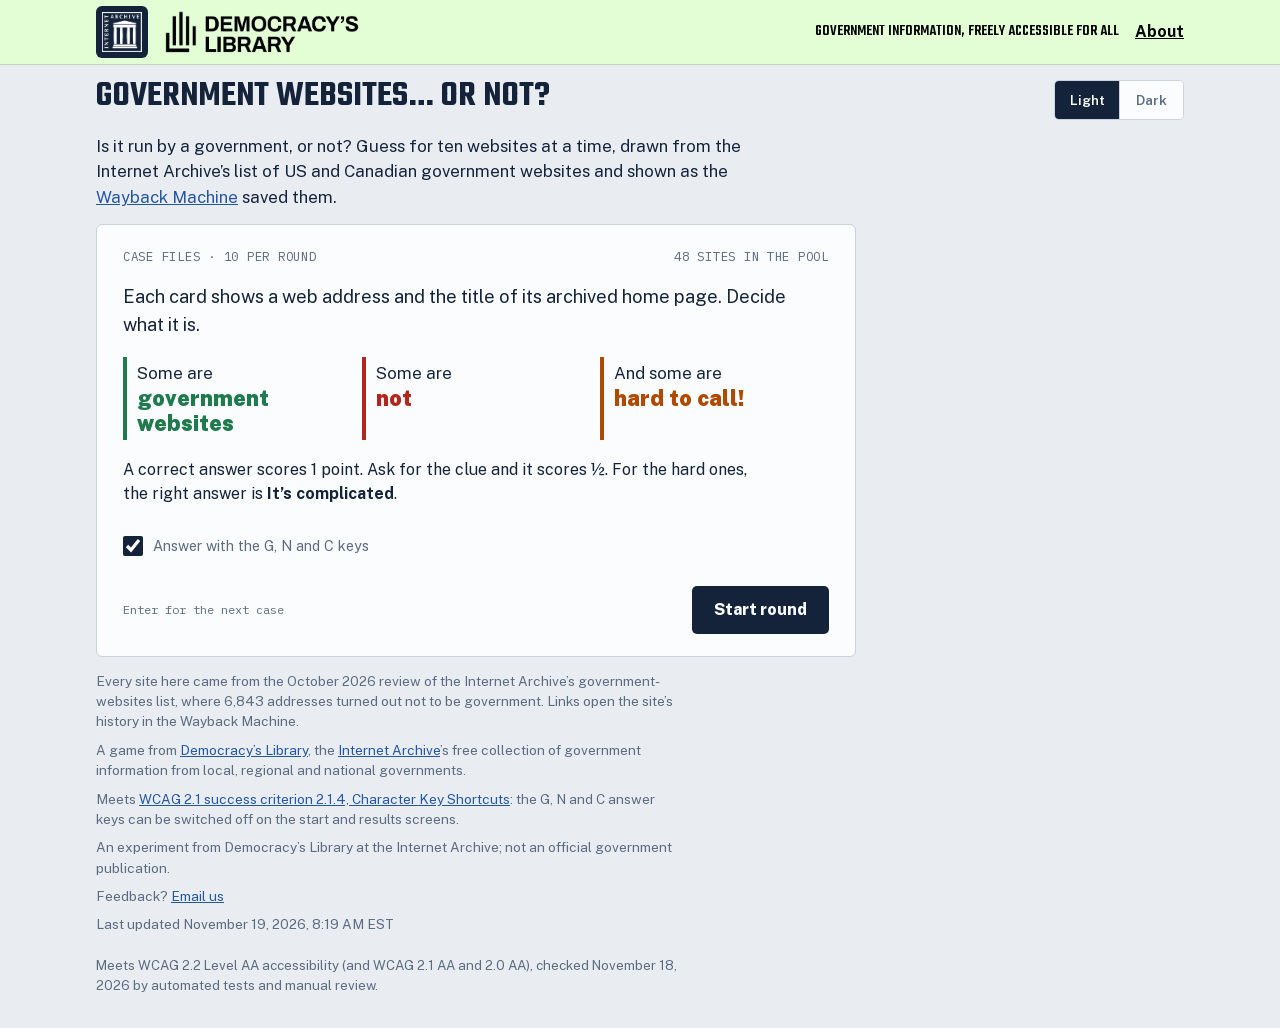
<file: index.html>
<!doctype html>
<html lang="en">
<head>
<meta charset="utf-8">
<meta name="viewport" content="width=device-width, initial-scale=1, viewport-fit=cover">
<title>Government websites… or not?</title>
<meta name="description" content="A guessing game: is each of these archived websites run by a government, or not? Every site comes from the Internet Archive’s list of US and Canadian government websites, as the Wayback Machine saved it.">
<link rel="stylesheet" href="fonts/fonts.css">
<link rel="icon" href="favicon.svg" type="image/svg+xml">
<link rel="icon" href="favicon-32.png" sizes="32x32" type="image/png">
<link rel="apple-touch-icon" href="apple-touch-icon.png">
<script>
try { const t = localStorage.getItem('gwon-theme'); if (t === 'light' || t === 'dark') document.documentElement.dataset.theme = t; } catch (e) {}
</script>
<style>
/* Layout: one centered "case file" column; the web address is the hero, a rubber stamp is the reveal.
   Branding follows Democracy's Library: its mint, black ink and Teko headings. */
:root {
  --bg: #e9edf2;          /* records-office blue-grey */
  --paper: #fbfcfd;
  --ink: #14233a;         /* federal navy ink */
  --mint: #e3fed5;        /* Democracy's Library: the logo file's own mint */
  --brand-ink: #000;
  color-scheme: light;
  --muted: #5b6b80;
  --rule: #c9d2dd;
  --gov: #1f7a4d;         /* approved green */
  --not: #b3261e;         /* rejected red */
  --hard: #b04a00;        /* pending orange, dark enough for 4.5:1 on paper and bg */
  --accent: #2456a6;
  --font-display: "Teko", "Arial Narrow", "Helvetica Neue", Arial, sans-serif;
  --font-body: "Public Sans", "Helvetica Neue", Arial, sans-serif;
  --font-mono: "IBM Plex Mono", ui-monospace, Menlo, Consolas, monospace;
  --font-stamp: "Saira Stencil One", "Impact", "Arial Black", sans-serif;
}
@media (prefers-color-scheme: dark) {
  :root:not([data-theme="light"]) {
    --bg: #0f1724; --paper: #172234; --ink: #e6ecf4; --muted: #9aa8bb; --rule: #2c3a50;
    --gov: #4cc38a; --not: #ff7a70; --hard: #ff9a4a; --accent: #8fb4ff; color-scheme: dark;
  }
}
:root[data-theme="dark"] {
  --bg: #0f1724; --paper: #172234; --ink: #e6ecf4; --muted: #9aa8bb; --rule: #2c3a50;
  --gov: #4cc38a; --not: #ff7a70; --hard: #ff9a4a; --accent: #8fb4ff; color-scheme: dark;
}
* { box-sizing: border-box; }
body { margin: 0; background: var(--bg); color: var(--ink); font-family: var(--font-body); font-size: 16px; line-height: 1.5; -webkit-text-size-adjust: 100%; }
.brandbar { background: var(--mint); color: var(--brand-ink); border-bottom: 1px solid color-mix(in srgb, var(--brand-ink) 15%, transparent); padding-top: env(safe-area-inset-top); }
.brandbar .in { max-width: 720px; margin: 0 auto; padding: 10px max(16px, env(safe-area-inset-right)) 10px max(16px, env(safe-area-inset-left)); display: flex; align-items: center; justify-content: space-between; gap: 12px; }
.brandbar a.logo { display: block; color: inherit; border-radius: 3px; flex: 0 1 auto; min-width: 0; }
.brandbar a.logo:focus-visible { outline-color: var(--brand-ink); }
.brandbar img { display: block; height: auto; width: 272px; max-width: 100%; }
.brandbar .logos { display: flex; align-items: center; gap: 14px; min-width: 0; }
/* The Internet Archive logo is white on transparent, so it sits on its own ink-dark chip. */
.brandbar a.ia { display: block; flex: none; background: #14233a; border-radius: 6px; padding: 6px; }
.brandbar a.ia img { width: 40px; height: 40px; }
.brandbar nav { display: flex; align-items: center; gap: 16px; }
.brandbar nav a { color: var(--brand-ink); font-weight: 700; display: inline-block; padding-block: 10px; }
@media (max-width: 959px) { .brandbar .tag { display: none; } }
.lede { margin: 0; max-width: 65ch; font-size: 1.05rem; }
.brandbar .tag { flex: 0 1 auto; min-width: 0; font-family: var(--font-display); font-weight: 500; font-size: 1.2rem; line-height: 1.05; text-transform: uppercase; text-align: right; max-width: 16ch; }
.wrap { max-width: 720px; margin: 0 auto; padding-inline: max(16px, env(safe-area-inset-left)) max(16px, env(safe-area-inset-right)); padding-block: 24px max(48px, env(safe-area-inset-bottom)); display: grid; gap: 20px; }
main { display: grid; gap: 20px; }
.title { display: flex; justify-content: space-between; align-items: baseline; gap: 12px; flex-wrap: wrap; }
h1 { font-family: var(--font-display); font-weight: 600; font-size: clamp(2.3rem, 7vw, 3.2rem); line-height: 0.95; text-transform: uppercase; margin: 0; text-wrap: balance; }
.sr-only { position: absolute; width: 1px; height: 1px; padding: 0; margin: -1px; overflow: hidden; clip: rect(0 0 0 0); white-space: nowrap; border: 0; }
.title-tools { display: flex; align-items: center; gap: 10px; flex-wrap: wrap; }
.theme { display: inline-flex; border: 1px solid var(--rule); border-radius: 5px; overflow: hidden; }
.theme button { font: inherit; font-size: 0.85rem; font-weight: 600; min-height: 44px; min-width: 64px; padding: 8px 12px; background: var(--paper); color: var(--muted); border: 0; cursor: pointer; touch-action: manipulation; }
.theme button + button { border-left: 1px solid var(--rule); }
.theme button[aria-pressed="true"] { background: var(--ink); color: var(--paper); }
.theme button:focus-visible { outline-offset: -3px; }
.badge { font-family: var(--font-mono); font-size: 0.75rem; text-transform: uppercase; letter-spacing: 0.08em; color: var(--muted); border: 1px solid var(--rule); padding: 3px 8px; border-radius: 3px; }
.file { background: var(--paper); border: 1px solid var(--rule); border-radius: 6px; padding: clamp(18px, 4vw, 32px); position: relative; overflow: hidden; display: grid; gap: 18px; }
.meta { display: flex; justify-content: space-between; gap: 12px; flex-wrap: wrap; font-family: var(--font-mono); font-size: 0.78rem; color: var(--muted); text-transform: uppercase; letter-spacing: 0.06em; }
.meta b { color: var(--ink); font-weight: 600; }
.meta h2 { font: inherit; margin: 0; }
h2:focus, h3:focus { outline: none; }
h2:focus-visible, h3:focus-visible { outline: 3px solid var(--accent); outline-offset: 4px; }
.progress { display: flex; gap: 4px; }
.progress i { width: 18px; height: 6px; border-radius: 2px; background: var(--rule); display: block; }
.progress i.done-gov { background: var(--gov); } .progress i.done-not { background: var(--not); } .progress i.done-hard { background: var(--hard); }
.progress i.miss { background: transparent; outline: 1.5px solid var(--muted); outline-offset: -1.5px; }
.progress i.now { background: var(--accent); }
.addr { font-family: var(--font-mono); font-weight: 600; font-size: clamp(1.25rem, 5.2vw, 2.1rem); line-height: 1.2; word-break: break-all; border-bottom: 2px solid var(--ink); padding-bottom: 12px; }
.addr span { color: var(--muted); font-weight: 400; }
.field { display: grid; gap: 4px; }
.label { font-family: var(--font-mono); font-size: 0.72rem; text-transform: uppercase; letter-spacing: 0.08em; color: var(--muted); }
.title-val { font-size: 1.15rem; font-weight: 600; }
.ca { display: inline-block; margin-left: 8px; padding: 1px 6px; border: 1px solid var(--not); color: var(--not); border-radius: 3px; letter-spacing: 0.06em; }
.clue-btn { justify-self: start; min-height: 44px; background: none; border: 1px dashed var(--muted); color: var(--muted); font: inherit; font-size: 0.9rem; padding: 8px 12px; border-radius: 4px; cursor: pointer; text-align: left; }
@media (hover: hover) { .clue-btn:hover { color: var(--ink); border-color: var(--ink); } }
.choices { display: grid; grid-template-columns: repeat(3, minmax(0, 1fr)); gap: 10px; }
@media (max-width: 520px) { .choices { grid-template-columns: 1fr; } }
.choice { font: inherit; font-weight: 800; font-size: 1rem; min-height: 56px; padding: 14px 10px; touch-action: manipulation; border-radius: 5px; cursor: pointer; border: 2px solid currentColor; background: transparent; display: grid; gap: 2px; text-align: center; }
.choice small { font-weight: 400; font-family: var(--font-mono); font-size: 0.7rem; }
/* Key hints are noise on a touchscreen, and wrong once the player turns letter keys off. */
.nokeys .choice small, .nokeys .keys-hint { display: none; }
@media (hover: none) and (pointer: coarse) { .choice small, .keys-hint { display: none; } }
.choice.gov { color: var(--gov); } .choice.not { color: var(--not); } .choice.hard { color: var(--hard); }
@media (hover: hover) { .choice:hover:not(:disabled) { background: color-mix(in srgb, currentColor 10%, transparent); } }
.choice:disabled { cursor: default; opacity: 0.35; }
.choice.picked { opacity: 1; background: color-mix(in srgb, currentColor 14%, transparent); }
button:focus-visible, a:focus-visible, input:focus-visible { outline: 3px solid var(--accent); outline-offset: 2px; }
.stamp { position: absolute; top: 22px; right: 18px; font-family: var(--font-stamp); font-size: clamp(1.1rem, 4.4vw, 1.7rem); letter-spacing: 0.04em; padding: 4px 12px; border: 4px double currentColor; border-radius: 6px; transform: rotate(-9deg); opacity: 0.92; pointer-events: none; background: color-mix(in srgb, var(--paper) 70%, transparent); }
.stamp.gov { color: var(--gov); } .stamp.not { color: var(--not); } .stamp.hard { color: var(--hard); }
@media (prefers-reduced-motion: no-preference) {
  .stamp.anim { animation: thunk 0.32s cubic-bezier(.2,1.6,.4,1) both; }
  @keyframes thunk { from { transform: rotate(-9deg) scale(1.9); opacity: 0; } to { transform: rotate(-9deg) scale(1); opacity: 0.92; } }
}
.verdict { border-top: 1px solid var(--rule); padding-top: 16px; display: grid; gap: 10px; }
.verdict h3 { margin: 0; font-size: 1.15rem; font-weight: 800; scroll-margin-top: 16px; }
.verdict h3.right { color: var(--gov); } .verdict h3.wrong { color: var(--not); }
.verdict p { margin: 0; max-width: 65ch; }
.row { display: flex; gap: 12px; align-items: center; flex-wrap: wrap; justify-content: space-between; }
.next { font: inherit; font-weight: 800; background: var(--ink); color: var(--paper); border: 0; border-radius: 5px; min-height: 48px; padding: 12px 22px; cursor: pointer; touch-action: manipulation; }
@media (max-width: 520px) { .row .next { width: 100%; } }
.verdict .row a { padding-block: 10px; }
.opt { display: flex; gap: 10px; align-items: center; font-size: 0.9rem; color: var(--muted); min-height: 44px; }
.opt input { width: 20px; height: 20px; margin: 0; accent-color: var(--ink); }
a { color: var(--accent); }
.intro p { margin: 0; max-width: 65ch; }
.mix { display: grid; grid-template-columns: repeat(3, minmax(0, 1fr)); gap: 10px; }
@media (max-width: 520px) { .mix { grid-template-columns: 1fr; } }
.mix div { border-left: 4px solid; padding: 4px 10px; }
.mix .g { border-color: var(--gov); } .mix .n { border-color: var(--not); } .mix .h { border-color: var(--hard); }
.mix div { font-size: 1.05rem; }
.mix b { font-size: 1.35rem; display: block; line-height: 1.15; font-weight: 900; }
.mix .g b { color: var(--gov); } .mix .n b { color: var(--not); } .mix .h b { color: var(--hard); }
.score { font-family: var(--font-display); font-weight: 600; font-size: clamp(3.2rem, 11vw, 4.6rem); line-height: 0.9; font-variant-numeric: tabular-nums; }
.recap { list-style: none; margin: 0; padding: 0; display: grid; gap: 8px; }
.recap li { display: grid; grid-template-columns: 22px minmax(0, 1fr) auto; gap: 10px; align-items: baseline; border-bottom: 1px solid var(--rule); padding-bottom: 8px; }
.recap .host { font-family: var(--font-mono); font-size: 0.9rem; word-break: break-all; }
.recap .host a { display: inline-block; padding-block: 6px; }
.recap .ans { font-size: 0.8rem; font-weight: 800; white-space: nowrap; }
.recap .ans.gov { color: var(--gov); } .recap .ans.not { color: var(--not); } .recap .ans.hard { color: var(--hard); }
.mark-ok { color: var(--gov); font-weight: 800; } .mark-no { color: var(--not); font-weight: 800; }
.shot { margin: 0; display: grid; gap: 6px; }
.frame { border: 1px solid var(--rule); border-radius: 6px; overflow: hidden; background: var(--bg); position: relative; }
.frame .bar { display: flex; align-items: center; gap: 6px; padding: 6px 10px; border-bottom: 1px solid var(--rule); font-family: var(--font-mono); font-size: 0.72rem; color: var(--muted); min-width: 0; }
.frame .bar i { width: 8px; height: 8px; border-radius: 50%; background: var(--rule); flex: none; }
.frame .bar span { overflow: hidden; text-overflow: ellipsis; white-space: nowrap; margin-left: 4px; }
.frame img { display: block; width: 100%; height: auto; aspect-ratio: 1280 / 900; object-fit: cover; object-position: top; background: var(--paper); }
.frame.blur img { filter: blur(14px); }
.frame .unblur { position: absolute; top: 40%; left: 50%; transform: translateX(-50%); width: max-content; max-width: calc(100% - 24px); min-height: 44px; font: inherit; font-weight: 700; background: var(--paper); color: var(--ink); border: 1px solid var(--rule); border-radius: 4px; padding: 8px 12px; cursor: pointer; }
.shot figcaption { font-family: var(--font-mono); font-size: 0.72rem; color: var(--muted); }
.keys { font-family: var(--font-mono); font-size: 0.75rem; color: var(--muted); }
footer { font-size: 0.85rem; color: var(--muted); max-width: 65ch; display: grid; gap: 8px; }
footer p { margin: 0; }
@media (max-width: 520px) {
  .brandbar img { width: 150px; }
  .brandbar a.ia img { width: 32px; height: 32px; }
  .brandbar .tag { display: none; }
  .stamp { top: 54px; right: 12px; }
}

/* Laptops: wide but short. Put the screenshot beside the case so the answers and the
   explanation fit on one screen (a MacBook Air shows about 1470 x 830 in Chrome),
   and let the stamp land on the screenshot instead of over the web address. */
@media (min-width: 960px) {
  .brandbar .in, .wrap { max-width: 1120px; }
  .file:not(.case) { max-width: 760px; width: 100%; }
  .file.case {
    grid-template-columns: minmax(0, 1.1fr) minmax(0, 1fr);
    grid-template-areas: "shot meta" "shot addr" "shot title" "shot clue" "shot choices" "shot verdict";
    grid-template-rows: auto auto auto auto auto 1fr;
    column-gap: 32px; row-gap: 14px; align-items: start;
  }
  .file.case > .meta { grid-area: meta; }
  .file.case > .addr-f { grid-area: addr; }
  .file.case > .shot { grid-area: shot; }
  .file.case > .title-f { grid-area: title; }
  .file.case > .clue-f { grid-area: clue; }
  .file.case > .choices { grid-area: choices; }
  .file.case > .verdict { grid-area: verdict; }
  .file.case > .stamp { grid-area: shot; position: relative; top: auto; right: auto; z-index: 2;
    align-self: start; justify-self: end; margin: 40% 30px 0 0; }   /* % of the column width: on the picture */
  .file.case .addr { font-size: clamp(1.2rem, 2.1vw, 1.75rem); }
}
@media (min-width: 960px) and (max-height: 920px) {
  .brandbar .in { padding-block: 6px; }
  .brandbar img { width: 200px; }
  .brandbar .tag { font-size: 1rem; max-width: none; white-space: nowrap; }
  .wrap { padding-block: 14px 32px; gap: 14px; }
  main { gap: 14px; }
  h1 { font-size: 2.3rem; }
  .file { padding: 22px 26px; }
  .theme button { min-height: 38px; }
}
</style>

</head>
<body>
<header class="brandbar">
  <div class="in">
    <div class="logos">
      <a class="ia" href="https://archive.org/"><img src="img/internet-archive.png" alt="Internet Archive" width="195" height="194"></a>
      <a class="logo" href="https://archive.org/details/democracys-library"><img src="brand/dl-logo-horizontal.png" alt="Democracy’s Library" width="1141" height="269"></a>
    </div>
    <nav aria-label="Site">
      <span class="tag">Government information, freely accessible for all</span>
      <a href="about.html">About</a>
    </nav>
  </div>
</header>
<div class="wrap">
  <main>
  <div class="title">
    <h1>Government websites… or not?</h1>
    <div class="title-tools">
      <div class="theme" role="group" aria-label="Background">
        <button type="button" data-theme-pick="light" aria-pressed="false">Light</button>
        <button type="button" data-theme-pick="dark" aria-pressed="false">Dark</button>
      </div>
    </div>
  </div>
  <p class="lede">Is it run by a government, or not? Guess for ten websites at a time, drawn from the Internet Archive’s list of US and Canadian government websites and shown as the <a href="https://web.archive.org/">Wayback Machine</a> saved them.</p>
  <div id="app"></div>
  </main>
  <footer>
    <p>Every site here came from the October 2026 review of the Internet Archive’s government-websites list, where 6,843 addresses
    turned out not to be government. Links open the site’s history in the Wayback Machine.</p>
    <p>A game from <a href="https://archive.org/details/democracys-library">Democracy’s Library</a>, the
    <a href="https://archive.org/">Internet Archive</a>’s free collection of government information from local, regional and national governments.</p>
    <p>Meets <a href="https://www.w3.org/WAI/WCAG21/Understanding/character-key-shortcuts.html">WCAG 2.1 success criterion 2.1.4, Character Key Shortcuts</a>:
    the G, N and C answer keys can be switched off on the start and results screens.</p>
    <p>An experiment from Democracy’s Library at the Internet Archive; not an official government publication.</p>
    <p>Feedback? <a href="mailto:info@archive.org?subject=Democracy%27s%20Library%20Explorer">Email us</a></p>
    <!-- last-updated --><p>Last updated <time datetime="2026-11-19T08:19-05:00">November 19, 2026, 8:19 AM EST</time></p><!-- /last-updated -->
  <!-- explorer-checks:note -->
<p class="explorer-checks-note" style="font-size:clamp(0.8333rem, 0.875em, 1rem);margin:1em 0 0">
  Meets WCAG 2.2 Level AA accessibility (and WCAG 2.1 AA and 2.0 AA), checked
  <time datetime="2026-11-18">November 18, 2026</time> by automated tests and manual review.
</p>
<!-- /explorer-checks:note -->
</footer>
</div>

<script src="sites.js"></script>
<script>
const SRC = window.SOURCES;
const SITES = window.SITES;
const TS = window.SHOTS;
const LABEL = { gov: 'Government', not: 'Not government', hard: 'It’s complicated' };
const STAMP = { gov: 'GOVERNMENT', not: 'NOT GOVERNMENT', hard: 'IT’S COMPLICATED' };
const MIX = { gov: 5, not: 3, hard: 2 };
const app = document.getElementById('app');
let S = null;

function shuffle(a) { a = a.slice(); for (let i = a.length - 1; i > 0; i--) { const j = Math.floor(Math.random() * (i + 1)); [a[i], a[j]] = [a[j], a[i]]; } return a; }
// Cards this browser has already been dealt, so the next round prefers new ones.
// Per-viewer convenience only: if storage is blocked, rounds are simply random.
const SEEN_KEY = 'gwon-seen';
function loadSeen() { try { return new Set(JSON.parse(localStorage.getItem(SEEN_KEY) || '[]')); } catch (e) { return new Set(); } }
function saveSeen(seen) { try { localStorage.setItem(SEEN_KEY, JSON.stringify([...seen])); } catch (e) {} }
function newRound() {
  const seen = loadSeen();
  const pick = [];
  for (const [k, n] of Object.entries(MIX)) {
    const all = SITES.filter(s => s.a === k);
    let chosen = shuffle(all.filter(s => !seen.has(s.h))).slice(0, n);
    if (chosen.length < n) {
      // This answer type is used up: start its cycle again, and top up from the rest.
      all.forEach(s => seen.delete(s.h));
      chosen = chosen.concat(shuffle(all.filter(s => !chosen.includes(s))).slice(0, n - chosen.length));
    }
    pick.push(...chosen);
  }
  // Every round deals at least one Canadian card and at least one tribal card. When one
  // is missing, swap one in for a card with the same answer, keeping the 5/3/2 mix, and
  // never swap out a card that another rule needs.
  const MUST = [s => s.c === 'CA', s => s.tribe];
  for (const rule of MUST) {
    if (pick.some(rule)) continue;
    const pool = shuffle(SITES.filter(s => rule(s) && !pick.includes(s)));
    for (const card of [...pool.filter(s => !seen.has(s.h)), ...pool.filter(s => seen.has(s.h))]) {
      const out = shuffle(pick.filter(s => s.a === card.a && !MUST.some(r => r(s))))[0];
      if (out) { pick[pick.indexOf(out)] = card; break; }
    }
  }
  pick.forEach(s => seen.add(s.h));
  saveSeen(seen);
  return { screen: 'play', round: shuffle(pick).map(s => s.h), i: 0, answers: [], clues: [], revealed: false };
}
function site(h) { return SITES.find(s => s.h === h); }
function points(st) { return st.answers.reduce((p, a, k) => p + (a === site(st.round[k]).a ? (st.clues[k] ? 0.5 : 1) : 0), 0); }
function esc(s) { return s.replace(/[&<>"]/g, c => ({'&':'&amp;','<':'&lt;','>':'&gt;','"':'&quot;'}[c])); }
function addrHTML(h) { const p = h.split('.'); const tld = p.pop(); return esc(p.join('.')) + '<span>.' + esc(tld) + '</span>'; }
function fmt(ts) { if (!ts) return ''; const d = new Date(Date.UTC(+ts.slice(0,4), +ts.slice(4,6)-1, +ts.slice(6,8))); return 'on ' + d.toLocaleDateString('en-US', { year: 'numeric', month: 'long', day: 'numeric', timeZone: 'UTC' }); }
function wb(h) { return 'https://web.archive.org/web/*/' + h; }
function shot(h) { return 'shots/' + encodeURIComponent(h) + '.jpg'; }

// Letter-key answers (G, N, C) can be switched off: single-key shortcuts get in the
// way of speech input and some screen readers (WCAG 2.1.4). Remembered per browser.
const KEYS_KEY = 'gwon-keys';
let keysOn = true;
try { keysOn = localStorage.getItem(KEYS_KEY) !== 'off'; } catch (e) {}
function setKeys(on) {
  keysOn = on;
  document.documentElement.classList.toggle('nokeys', !on);
  try { localStorage.setItem(KEYS_KEY, on ? 'on' : 'off'); } catch (e) {}
}
setKeys(keysOn);
function keysOptHTML() {
  return `<label class="opt keys-opt"><input type="checkbox" id="keys" ${keysOn ? 'checked' : ''}> Answer with the G, N and C keys</label>`;
}
function wireKeysOpt() { const k = document.getElementById('keys'); if (k) k.onchange = () => setKeys(k.checked); }
// Light or dark background. Until the player picks, the page follows the device setting.
const THEME_KEY = 'gwon-theme';
const darkQuery = window.matchMedia('(prefers-color-scheme: dark)');
function currentTheme() { return document.documentElement.dataset.theme || (darkQuery.matches ? 'dark' : 'light'); }
function showTheme() {
  document.querySelectorAll('[data-theme-pick]').forEach(b => b.setAttribute('aria-pressed', String(b.dataset.themePick === currentTheme())));
}
document.querySelectorAll('[data-theme-pick]').forEach(b => b.onclick = () => {
  document.documentElement.dataset.theme = b.dataset.themePick;
  try { localStorage.setItem(THEME_KEY, b.dataset.themePick); } catch (e) {}
  showTheme();
});
darkQuery.addEventListener?.('change', showTheme);
showTheme();
const NEWTAB = '<span class="sr-only"> (opens in a new tab)</span>';
const reduceMotion = () => window.matchMedia('(prefers-reduced-motion: reduce)').matches;

function renderIntro() {
  document.title = 'Government websites… or not?';
  app.innerHTML = `
    <section class="file intro" aria-labelledby="intro-h">
      <div class="meta"><h2 id="intro-h">Case files · 10 per round</h2><span>${SITES.length} sites in the pool</span></div>
      <p style="font-size:1.15rem">Each card shows a web address and the title of its archived home page. Decide what it is.</p>
      <div class="mix">
        <div class="g">Some are <b>government websites</b></div>
        <div class="n">Some are <b>not</b></div>
        <div class="h">And some are <b>hard to call!</b></div>
      </div>
      <p>A correct answer scores 1 point. Ask for the clue and it scores ½. For the hard ones, the right answer is <b>It’s complicated</b>.</p>
      ${keysOptHTML()}
      <div class="row"><span class="keys keys-hint">Enter for the next case</span>
        <button class="next" id="start">Start round</button></div>
    </section>`;
  wireKeysOpt();
  document.getElementById('start').onclick = () => { S = newRound(); render('top'); };
}

function progressHTML() {
  // Decorative: the same information is in "Case n of 10" and, at the end, the recap list.
  return '<div class="progress" aria-hidden="true">' + S.round.map((h, k) => {
    if (k < S.answers.length) return `<i class="${S.answers[k] === site(h).a ? 'done-' + site(h).a : 'miss'}"></i>`;
    return `<i class="${k === S.i ? 'now' : ''}"></i>`;
  }).join('') + '</div>';
}

function renderCard() {
  const s = site(S.round[S.i]);
  const answered = S.revealed;
  const mine = S.answers[S.i];
  const right = mine === s.a;
  const blurred = s.blur && !S.unblur?.[S.i];
  document.title = `Case ${S.i + 1} of 10 · Government websites… or not?`;
  app.innerHTML = `
    <section class="file case" aria-labelledby="case-h">
      <div class="meta"><h2 id="case-h" tabindex="-1">Case <b>${S.i + 1}</b> of 10 · Score <b>${points(S)}</b></h2>${progressHTML()}</div>
      ${answered ? `<div class="stamp anim ${s.a}" aria-hidden="true">${STAMP[s.a]}</div>` : ''}
      <div class="field addr-f"><span class="label">Web address${s.c === 'CA' ? ' <span class="ca">Canada</span>' : ''}</span><div class="addr">${addrHTML(s.h)}</div></div>
      ${TS[s.h] ? `<figure class="shot">
        <div class="frame${blurred ? ' blur' : ''}" id="frame" tabindex="-1">
          <div class="bar" aria-hidden="true"><i></i><i></i><i></i><span>web.archive.org › ${esc(s.h)}</span></div>
          <img src="${shot(s.h)}" alt="${blurred ? 'Blurred screenshot of the' : 'Screenshot of the'} archived home page of ${esc(s.h)}" onerror="this.closest('figure').hidden=true">
          ${blurred ? '<button class="unblur" id="unblur">Show page (gambling spam)</button>' : ''}
        </div>
        <figcaption>Captured by the Wayback Machine ${fmt(TS[s.h])}</figcaption>
      </figure>` : ''}
      <div class="field title-f"><span class="label">Title of the archived home page</span><div class="title-val">${esc(s.t)}</div></div>
      ${S.clues[S.i] || answered
        ? `<div class="field clue-f" id="clue-text" tabindex="-1"><span class="label">How it got on our list</span><div>From ${SRC[s.src]}.</div></div>`
        : `<button class="clue-btn clue-f" id="clue">Show how it got on our list (answer scores ½)</button>`}
      <div class="choices" role="group" aria-label="Your answer">
        ${['gov','not','hard'].map(k => { const key = k === 'gov' ? 'G' : k === 'not' ? 'N' : 'C';
          return `<button class="choice ${k}${mine === k ? ' picked' : ''}" data-k="${k}" ${answered ? 'disabled' : ''} ${keysOn ? `aria-keyshortcuts="${key}"` : ''}>${LABEL[k]}${mine === k ? '<span class="sr-only"> (your answer)</span>' : ''}<small aria-hidden="true">${key}</small></button>`; }).join('')}
      </div>
      ${answered ? `
      <div class="verdict" id="verdict">
        <h3 id="verdict-h" tabindex="-1" class="${right ? 'right' : 'wrong'}">${right ? 'Correct.' : 'Not quite.'} It’s ${s.a === 'hard' ? 'complicated' : LABEL[s.a].toLowerCase()}.</h3>
        <p>${esc(s.x)}</p>
        <div class="row"><a href="${wb(s.h)}" target="_blank" rel="noopener">See ${esc(s.h)} in the Wayback Machine${NEWTAB}</a>
          <button class="next" id="next">${S.i === 9 ? 'See results' : 'Next case'}</button></div>
      </div>` : ''}
    </section>`;
  app.querySelectorAll('.choice').forEach(b => b.onclick = () => answer(b.dataset.k));
  const c = document.getElementById('clue'); if (c) c.onclick = () => { S.clues[S.i] = true; render('clue'); };
  const u = document.getElementById('unblur'); if (u) u.onclick = () => { (S.unblur ||= {})[S.i] = true; render('frame'); };
  const n = document.getElementById('next'); if (n) n.onclick = next;
}

function answer(k) { if (S.revealed) return; S.answers[S.i] = k; S.revealed = true; render('verdict'); }
function next() { if (!S.revealed) return; S.revealed = false; S.i++; if (S.i >= 10) S.screen = 'done'; render('top'); }

function renderDone() {
  const p = points(S);
  const verdict = p >= 9 ? 'Records-office material.' : p >= 7 ? 'A sharp eye.' : p >= 5 ? 'Harder than it looks, right?' : 'That is why we check by hand.';
  document.title = `Round complete: ${p} / 10 · Government websites… or not?`;
  app.innerHTML = `
    <section class="file" aria-labelledby="done-h">
      <div class="meta"><h2 id="done-h" tabindex="-1">Round complete</h2>${progressHTML()}</div>
      <div><div class="score">${p} / 10</div><p style="margin:6px 0 0;font-weight:600">${verdict}</p></div>
      <ul class="recap">
        ${S.round.map((h, k) => { const s = site(h); const ok = S.answers[k] === s.a;
          return `<li><span class="${ok ? 'mark-ok' : 'mark-no'}"><span aria-hidden="true">${ok ? '✓' : '✗'}</span><span class="sr-only">${ok ? 'Right:' : 'Missed:'}</span></span>
            <span class="host"><a href="${wb(h)}" target="_blank" rel="noopener">${esc(h)}${NEWTAB}</a></span>
            <span class="ans ${s.a}">${LABEL[s.a]}</span></li>`; }).join('')}
      </ul>
      ${keysOptHTML()}
      <div class="row"><span class="keys">The next round deals cards you haven’t seen yet.</span>
        <button class="next" id="again">Play another round</button></div>
    </section>`;
  wireKeysOpt();
  document.getElementById('again').onclick = () => { S = newRound(); render('top'); };
}

// focus says what just happened, so focus and scroll can follow it:
//   'top'     a new case or screen: back to the top of the page (on a phone the
//             Next button is far down), focus its heading so screen readers start there
//   'verdict' an answer: bring the explanation into view and focus its heading
//   'clue', 'frame'  the button that was pressed is gone: focus what replaced it
function render(focus) {
  if (!S) renderIntro(); else if (S.screen === 'done') renderDone(); else renderCard();
  const behavior = reduceMotion() ? 'auto' : 'smooth';
  if (focus === 'top') {
    window.scrollTo({ top: 0, behavior: 'auto' });
    app.querySelector('h2')?.focus({ preventScroll: true });
  } else if (focus === 'verdict') {
    const v = document.getElementById('verdict');
    document.getElementById('verdict-h').focus({ preventScroll: true });
    if (v.getBoundingClientRect().bottom > window.innerHeight) v.scrollIntoView({ block: 'start', behavior });
  } else if (focus === 'clue') {
    document.getElementById('clue-text')?.focus();
  } else if (focus === 'frame') {
    document.getElementById('frame')?.focus();
  }
}

document.addEventListener('keydown', e => {
  if (!S || S.screen !== 'play' || e.metaKey || e.ctrlKey || e.altKey) return;
  // Leave keys alone when they belong to a control: Enter on the Wayback link must open it.
  if (e.target.closest?.('input, select, textarea, [contenteditable]')) return;
  const k = e.key.toLowerCase();
  if (k === 'enter' && e.target.closest?.('a, button')) return;
  if (keysOn && !S.revealed && (k === 'g' || k === 'n' || k === 'c')) { e.preventDefault(); answer(k === 'g' ? 'gov' : k === 'n' ? 'not' : 'hard'); }
  else if (S.revealed && k === 'enter') { e.preventDefault(); next(); }
});

function start(data) { S = data && data.S ? data.S : null; render(); }
window.claude?.hot?.snapshot?.(() => ({ S }));
window.claude?.hot?.ready ? window.claude.hot.ready(start) : start(window.claude?.hot?.data ?? {});
</script>

</body>
</html>
</file>
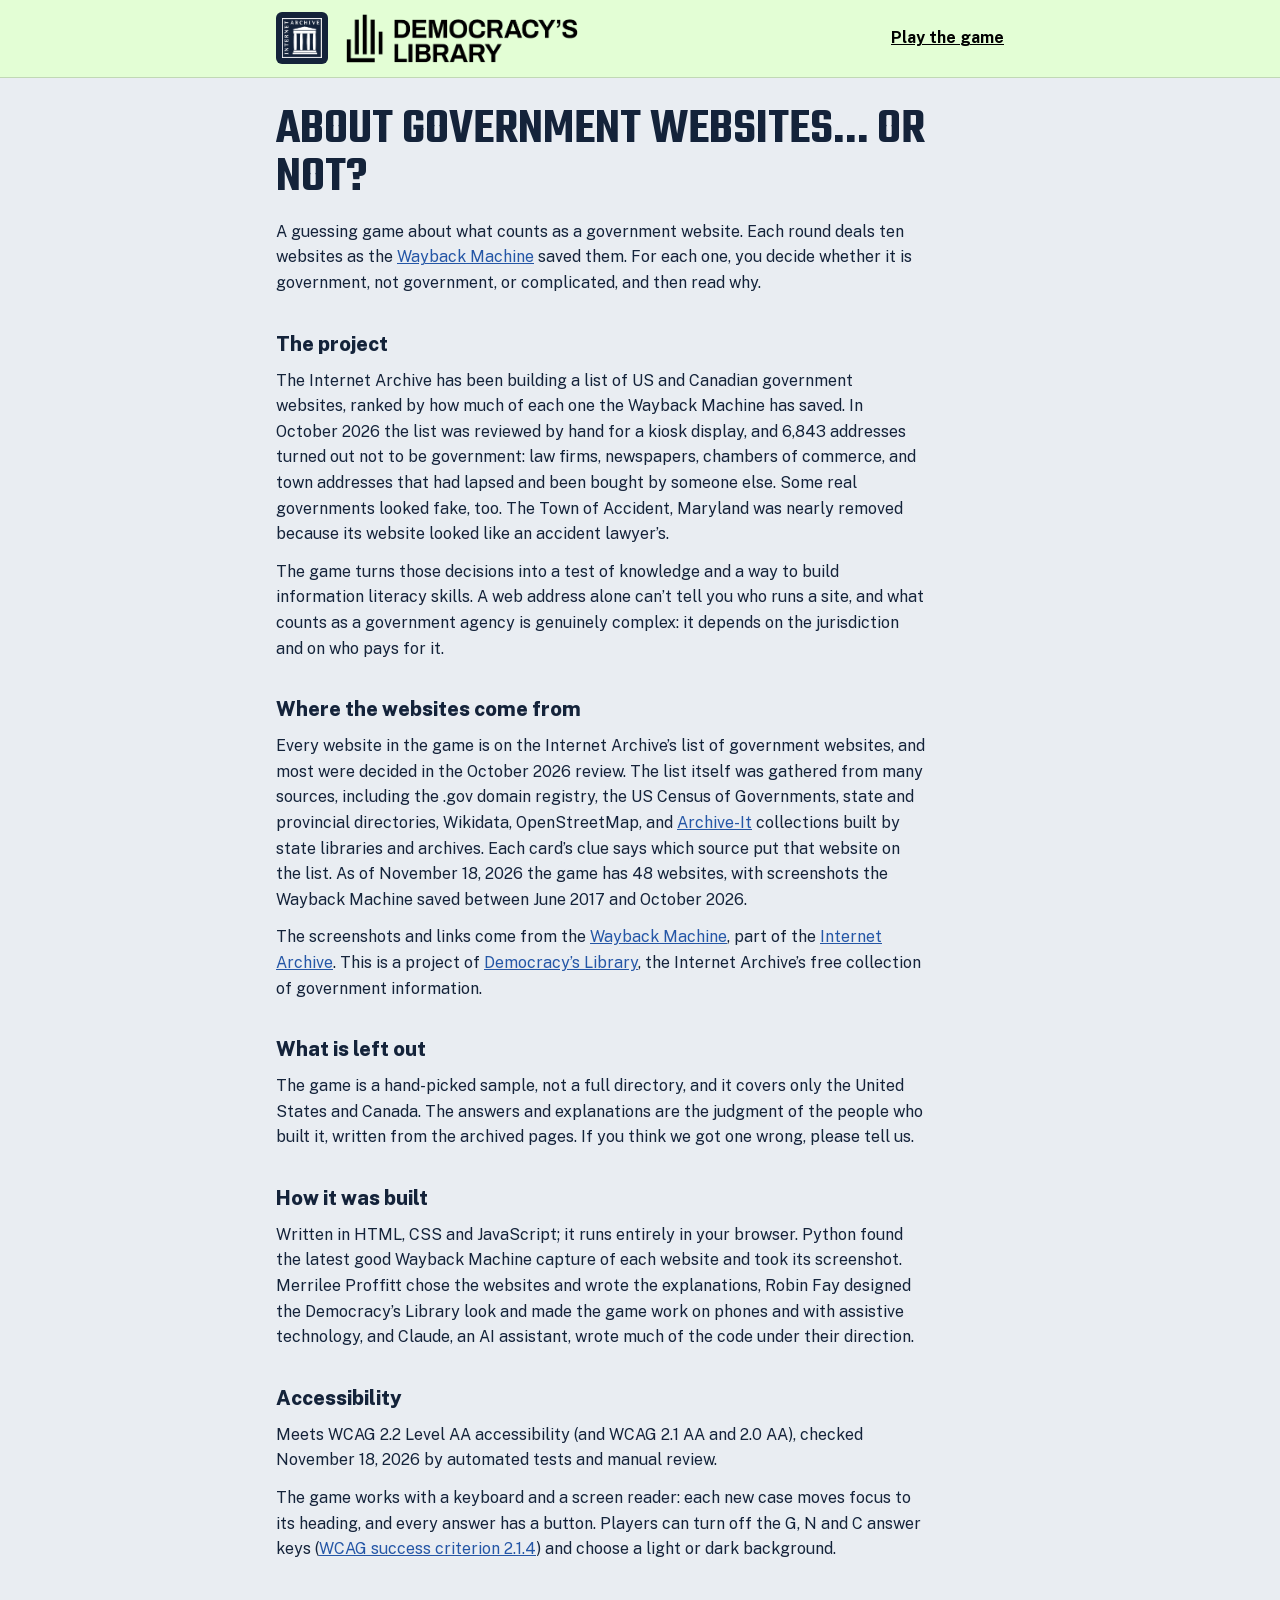
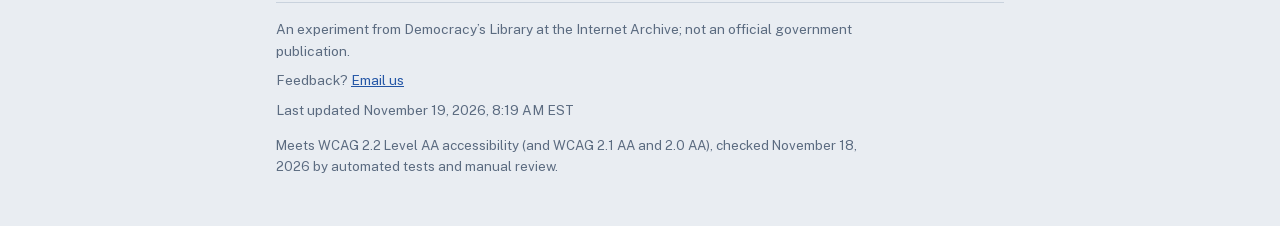
<file: about.html>
<!doctype html>
<html lang="en">
<head>
<meta charset="utf-8">
<meta name="viewport" content="width=device-width, initial-scale=1, viewport-fit=cover">
<title>About: Government websites… or not?</title>
<meta name="description" content="About Government websites… or not?, a guessing game from Democracy’s Library at the Internet Archive: where the sites come from, how they were chosen, and what is left out.">
<link rel="stylesheet" href="fonts/fonts.css">
<link rel="icon" href="favicon.svg" type="image/svg+xml">
<link rel="icon" href="favicon-32.png" sizes="32x32" type="image/png">
<link rel="apple-touch-icon" href="apple-touch-icon.png">
<script>
try { const t = localStorage.getItem('gwon-theme'); if (t === 'light' || t === 'dark') document.documentElement.dataset.theme = t; } catch (e) {}
</script>
<style>
/* The game's colors and type, so About reads as the same site. */
:root {
  --bg: #e9edf2; --paper: #fbfcfd; --ink: #14233a; --mint: #e3fed5; --brand-ink: #000;
  --muted: #5b6b80; --rule: #c9d2dd; --accent: #2456a6; color-scheme: light;
  --font-display: "Teko", "Arial Narrow", "Helvetica Neue", Arial, sans-serif;
  --font-body: "Public Sans", "Helvetica Neue", Arial, sans-serif;
}
@media (prefers-color-scheme: dark) {
  :root:not([data-theme="light"]) { --bg: #0f1724; --paper: #172234; --ink: #e6ecf4; --muted: #9aa8bb; --rule: #2c3a50; --accent: #8fb4ff; color-scheme: dark; }
}
:root[data-theme="dark"] { --bg: #0f1724; --paper: #172234; --ink: #e6ecf4; --muted: #9aa8bb; --rule: #2c3a50; --accent: #8fb4ff; color-scheme: dark; }
* { box-sizing: border-box; }
body { margin: 0; background: var(--bg); color: var(--ink); font-family: var(--font-body); font-size: 16px; line-height: 1.6; -webkit-text-size-adjust: 100%; }
.brandbar { background: var(--mint); color: var(--brand-ink); border-bottom: 1px solid color-mix(in srgb, var(--brand-ink) 15%, transparent); padding-top: env(safe-area-inset-top); }
.brandbar .in { max-width: 760px; margin: 0 auto; padding: 10px max(16px, env(safe-area-inset-right)) 10px max(16px, env(safe-area-inset-left)); display: flex; align-items: center; justify-content: space-between; gap: 12px; }
.brandbar .logos { display: flex; align-items: center; gap: 14px; min-width: 0; }
.brandbar a.ia { display: block; flex: none; background: #14233a; border-radius: 6px; padding: 6px; }
.brandbar a.ia img { display: block; width: 40px; height: 40px; }
.brandbar a.logo { display: block; min-width: 0; border-radius: 3px; }
.brandbar a.logo img { display: block; width: 240px; max-width: 100%; height: auto; }
.brandbar nav a { color: var(--brand-ink); font-weight: 700; display: inline-block; padding-block: 10px; }
.brandbar a:focus-visible { outline: 3px solid var(--brand-ink); outline-offset: 2px; }
.wrap { max-width: 760px; margin: 0 auto; padding: 28px max(16px, env(safe-area-inset-right)) max(48px, env(safe-area-inset-bottom)) max(16px, env(safe-area-inset-left)); }
h1 { font-family: var(--font-display); font-weight: 600; font-size: clamp(2.3rem, 7vw, 3.2rem); line-height: 0.95; text-transform: uppercase; margin: 0 0 16px; }
h2 { font-size: 1.25rem; font-weight: 800; margin: 32px 0 8px; }
p, ul { margin: 0 0 12px; max-width: 65ch; }
li { margin-bottom: 6px; }
a { color: var(--accent); }
a:focus-visible { outline: 3px solid var(--accent); outline-offset: 2px; }
footer { margin-top: 40px; padding-top: 16px; border-top: 1px solid var(--rule); font-size: 0.85rem; color: var(--muted); }
footer p { margin: 0 0 8px; }
@media (max-width: 520px) {
  .brandbar a.logo img { width: 150px; }
  .brandbar a.ia img { width: 32px; height: 32px; }
}
</style>
</head>
<body>
<header class="brandbar">
  <div class="in">
    <div class="logos">
      <a class="ia" href="https://archive.org/"><img src="img/internet-archive.png" alt="Internet Archive" width="195" height="194"></a>
      <a class="logo" href="https://archive.org/details/democracys-library"><img src="brand/dl-logo-horizontal.png" alt="Democracy’s Library" width="1141" height="269"></a>
    </div>
    <nav aria-label="Site"><a href="./">Play the game</a></nav>
  </div>
</header>
<div class="wrap">
<main>
  <h1>About Government websites… or not?</h1>
  <p>A guessing game about what counts as a government website. Each round deals ten websites as the <a href="https://web.archive.org/">Wayback Machine</a> saved them. For each one, you decide whether it is government, not government, or complicated, and then read why.</p>

  <h2>The project</h2>
  <p>The Internet Archive has been building a list of US and Canadian government websites, ranked by how much of each one the Wayback Machine has saved. In October 2026 the list was reviewed by hand for a kiosk display, and 6,843 addresses turned out not to be government: law firms, newspapers, chambers of commerce, and town addresses that had lapsed and been bought by someone else. Some real governments looked fake, too. The Town of Accident, Maryland was nearly removed because its website looked like an accident lawyer’s.</p>
  <p>The game turns those decisions into a test of knowledge and a way to build information literacy skills. A web address alone can’t tell you who runs a site, and what counts as a government agency is genuinely complex: it depends on the jurisdiction and on who pays for it.</p>

  <h2>Where the websites come from</h2>
  <p>Every website in the game is on the Internet Archive’s list of government websites, and most were decided in the October 2026 review. The list itself was gathered from many sources, including the .gov domain registry, the US Census of Governments, state and provincial directories, Wikidata, OpenStreetMap, and <a href="https://archive-it.org/">Archive-It</a> collections built by state libraries and archives. Each card’s clue says which source put that website on the list. As of November 18, 2026 the game has 48 websites, with screenshots the Wayback Machine saved between June 2017 and October 2026.</p>
  <p>The screenshots and links come from the <a href="https://web.archive.org/">Wayback Machine</a>, part of the <a href="https://archive.org/">Internet Archive</a>. This is a project of <a href="https://archive.org/details/democracys-library">Democracy’s Library</a>, the Internet Archive’s free collection of government information.</p>

  <h2>What is left out</h2>
  <p>The game is a hand-picked sample, not a full directory, and it covers only the United States and Canada. The answers and explanations are the judgment of the people who built it, written from the archived pages. If you think we got one wrong, please tell us.</p>

  <h2>How it was built</h2>
  <p>Written in HTML, CSS and JavaScript; it runs entirely in your browser. Python found the latest good Wayback Machine capture of each website and took its screenshot. Merrilee Proffitt chose the websites and wrote the explanations, Robin Fay designed the Democracy’s Library look and made the game work on phones and with assistive technology, and Claude, an AI assistant, wrote much of the code under their direction.</p>

  <h2>Accessibility</h2>
  <p>Meets WCAG 2.2 Level AA accessibility (and WCAG 2.1 AA and 2.0 AA), checked November 18, 2026 by automated tests and manual review.</p>
  <p>The game works with a keyboard and a screen reader: each new case moves focus to its heading, and every answer has a button. Players can turn off the G, N and C answer keys (<a href="https://www.w3.org/WAI/WCAG22/Understanding/character-key-shortcuts.html">WCAG success criterion 2.1.4</a>) and choose a light or dark background.</p>
</main>
<footer>
  <p>An experiment from Democracy’s Library at the Internet Archive; not an official government publication.</p>
  <p>Feedback? <a href="mailto:info@archive.org?subject=Democracy%27s%20Library%20Explorer">Email us</a></p>
  <!-- last-updated --><p>Last updated <time datetime="2026-11-19T08:19-05:00">November 19, 2026, 8:19 AM EST</time></p><!-- /last-updated -->
<!-- explorer-checks:note -->
<p class="explorer-checks-note" style="font-size:clamp(0.8333rem, 0.875em, 1rem);margin:1em 0 0">
  Meets WCAG 2.2 Level AA accessibility (and WCAG 2.1 AA and 2.0 AA), checked
  <time datetime="2026-11-18">November 18, 2026</time> by automated tests and manual review.
</p>
<!-- /explorer-checks:note -->
</footer>
</div>
</body>
</html>
</file>
<file: fonts/fonts.css>
/* The game's typefaces, served from this site so no visit contacts a font host.
   Latin and Latin Extended subsets from Google Fonts, November 2026; each family is
   under the SIL Open Font License, whose text is in the matching *-OFL.txt file. */
/* IBM Plex Mono, latin-ext */
@font-face { font-family: 'IBM Plex Mono'; font-style: normal; font-weight: 400; font-display: swap; src: url(ibm-plex-mono-400-latin-ext.woff2) format('woff2'); unicode-range: U+0100-02BA, U+02BD-02C5, U+02C7-02CC, U+02CE-02D7, U+02DD-02FF, U+0304, U+0308, U+0329, U+1D00-1DBF, U+1E00-1E9F, U+1EF2-1EFF, U+2020, U+20A0-20AB, U+20AD-20C4, U+2113, U+2C60-2C7F, U+A720-A7FF; }
/* IBM Plex Mono, latin */
@font-face { font-family: 'IBM Plex Mono'; font-style: normal; font-weight: 400; font-display: swap; src: url(ibm-plex-mono-400-latin.woff2) format('woff2'); unicode-range: U+0000-00FF, U+0131, U+0152-0153, U+02BB-02BC, U+02C6, U+02DA, U+02DC, U+0304, U+0308, U+0329, U+2000-206F, U+20AC, U+2122, U+2191, U+2193, U+2212, U+2215, U+FEFF, U+FFFD; }
/* IBM Plex Mono, latin-ext */
@font-face { font-family: 'IBM Plex Mono'; font-style: normal; font-weight: 600; font-display: swap; src: url(ibm-plex-mono-600-latin-ext.woff2) format('woff2'); unicode-range: U+0100-02BA, U+02BD-02C5, U+02C7-02CC, U+02CE-02D7, U+02DD-02FF, U+0304, U+0308, U+0329, U+1D00-1DBF, U+1E00-1E9F, U+1EF2-1EFF, U+2020, U+20A0-20AB, U+20AD-20C4, U+2113, U+2C60-2C7F, U+A720-A7FF; }
/* IBM Plex Mono, latin */
@font-face { font-family: 'IBM Plex Mono'; font-style: normal; font-weight: 600; font-display: swap; src: url(ibm-plex-mono-600-latin.woff2) format('woff2'); unicode-range: U+0000-00FF, U+0131, U+0152-0153, U+02BB-02BC, U+02C6, U+02DA, U+02DC, U+0304, U+0308, U+0329, U+2000-206F, U+20AC, U+2122, U+2191, U+2193, U+2212, U+2215, U+FEFF, U+FFFD; }
/* Public Sans, latin-ext */
@font-face { font-family: 'Public Sans'; font-style: normal; font-weight: 400 900; font-display: swap; src: url(public-sans-400-900-latin-ext.woff2) format('woff2'); unicode-range: U+0100-02BA, U+02BD-02C5, U+02C7-02CC, U+02CE-02D7, U+02DD-02FF, U+0304, U+0308, U+0329, U+1D00-1DBF, U+1E00-1E9F, U+1EF2-1EFF, U+2020, U+20A0-20AB, U+20AD-20C4, U+2113, U+2C60-2C7F, U+A720-A7FF; }
/* Public Sans, latin */
@font-face { font-family: 'Public Sans'; font-style: normal; font-weight: 400 900; font-display: swap; src: url(public-sans-400-900-latin.woff2) format('woff2'); unicode-range: U+0000-00FF, U+0131, U+0152-0153, U+02BB-02BC, U+02C6, U+02DA, U+02DC, U+0304, U+0308, U+0329, U+2000-206F, U+20AC, U+2122, U+2191, U+2193, U+2212, U+2215, U+FEFF, U+FFFD; }
/* Saira Stencil One, latin-ext */
@font-face { font-family: 'Saira Stencil One'; font-style: normal; font-weight: 400; font-display: swap; src: url(saira-stencil-one-400-latin-ext.woff2) format('woff2'); unicode-range: U+0100-02BA, U+02BD-02C5, U+02C7-02CC, U+02CE-02D7, U+02DD-02FF, U+0304, U+0308, U+0329, U+1D00-1DBF, U+1E00-1E9F, U+1EF2-1EFF, U+2020, U+20A0-20AB, U+20AD-20C4, U+2113, U+2C60-2C7F, U+A720-A7FF; }
/* Saira Stencil One, latin */
@font-face { font-family: 'Saira Stencil One'; font-style: normal; font-weight: 400; font-display: swap; src: url(saira-stencil-one-400-latin.woff2) format('woff2'); unicode-range: U+0000-00FF, U+0131, U+0152-0153, U+02BB-02BC, U+02C6, U+02DA, U+02DC, U+0304, U+0308, U+0329, U+2000-206F, U+20AC, U+2122, U+2191, U+2193, U+2212, U+2215, U+FEFF, U+FFFD; }
/* Teko, latin-ext */
@font-face { font-family: 'Teko'; font-style: normal; font-weight: 500 600; font-display: swap; src: url(teko-500-600-latin-ext.woff2) format('woff2'); unicode-range: U+0100-02BA, U+02BD-02C5, U+02C7-02CC, U+02CE-02D7, U+02DD-02FF, U+0304, U+0308, U+0329, U+1D00-1DBF, U+1E00-1E9F, U+1EF2-1EFF, U+2020, U+20A0-20AB, U+20AD-20C4, U+2113, U+2C60-2C7F, U+A720-A7FF; }
/* Teko, latin */
@font-face { font-family: 'Teko'; font-style: normal; font-weight: 500 600; font-display: swap; src: url(teko-500-600-latin.woff2) format('woff2'); unicode-range: U+0000-00FF, U+0131, U+0152-0153, U+02BB-02BC, U+02C6, U+02DA, U+02DC, U+0304, U+0308, U+0329, U+2000-206F, U+20AC, U+2122, U+2191, U+2193, U+2212, U+2215, U+FEFF, U+FFFD; }
</file>
